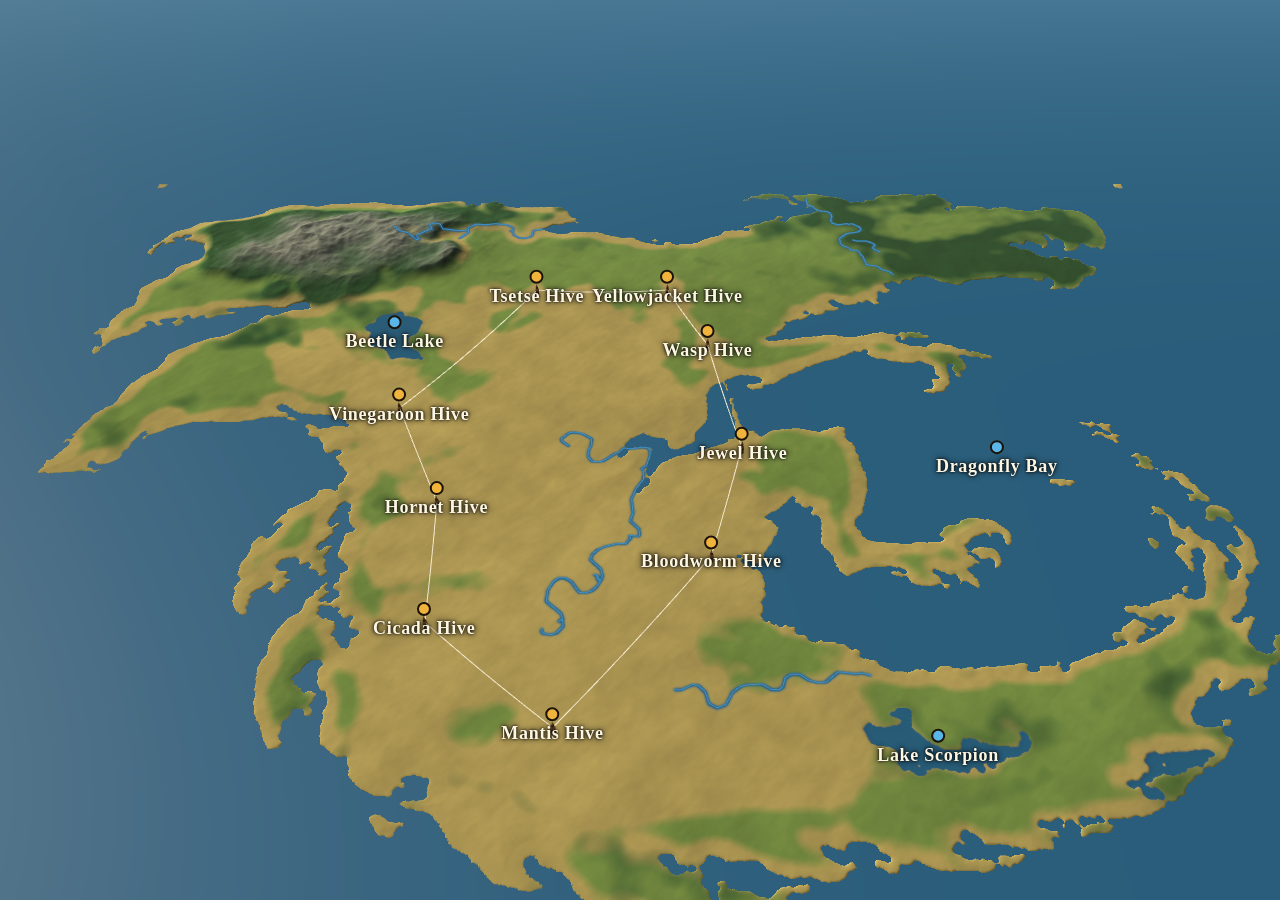
<file: desktop/maps/viewer/index.html>
<!doctype html>
<html lang="en">
<head>
<meta charset="utf-8">
<meta name="viewport" content="width=device-width, initial-scale=1">
<title>Map in 3D</title>
<style>
  html, body { margin: 0; height: 100%; overflow: hidden; background: #9fc7e0; font-family: "EB Garamond", Georgia, serif; }
  canvas { display: block; }
  .labels { position: absolute; inset: 0; }
  #status { position: absolute; inset: 0; display: grid; place-items: center; font-size: 26px; color: #1b3348; }
  #status.error { color: #7a1c1c; }
  .marker { display: flex; flex-direction: column; align-items: center; gap: 2px; background: none; border: 0;
    padding: 0; cursor: pointer; font: inherit; transform: translateY(-50%); }
  .marker i { width: 10px; height: 10px; border-radius: 50%; background: var(--chip); border: 2px solid #1b1208; }
  .marker span { font-size: 15px; font-weight: 600; color: #fdf6e3; white-space: nowrap;
    text-shadow: 0 0 3px #000, 0 0 6px #000; }
  .marker.rank-1 span { font-size: 18px; letter-spacing: 0.04em; }
  .marker.selected span { color: #ffd76a; }
  .marker.selected i { transform: scale(1.4); }
  #info { position: absolute; left: 16px; bottom: 16px; max-width: 360px; padding: 12px 16px; border-radius: 10px;
    background: rgba(20, 16, 10, 0.78); color: #fdf6e3; display: flex; flex-direction: column; gap: 4px; }
  #info strong { font-size: 20px; }
  #info[hidden] { display: none; }
</style>
</head>
<body>
<div id="status">Unrolling the map…</div>
<div id="info" hidden></div>
<script src="viewer.js"></script>
</body>
</html>
</file>
